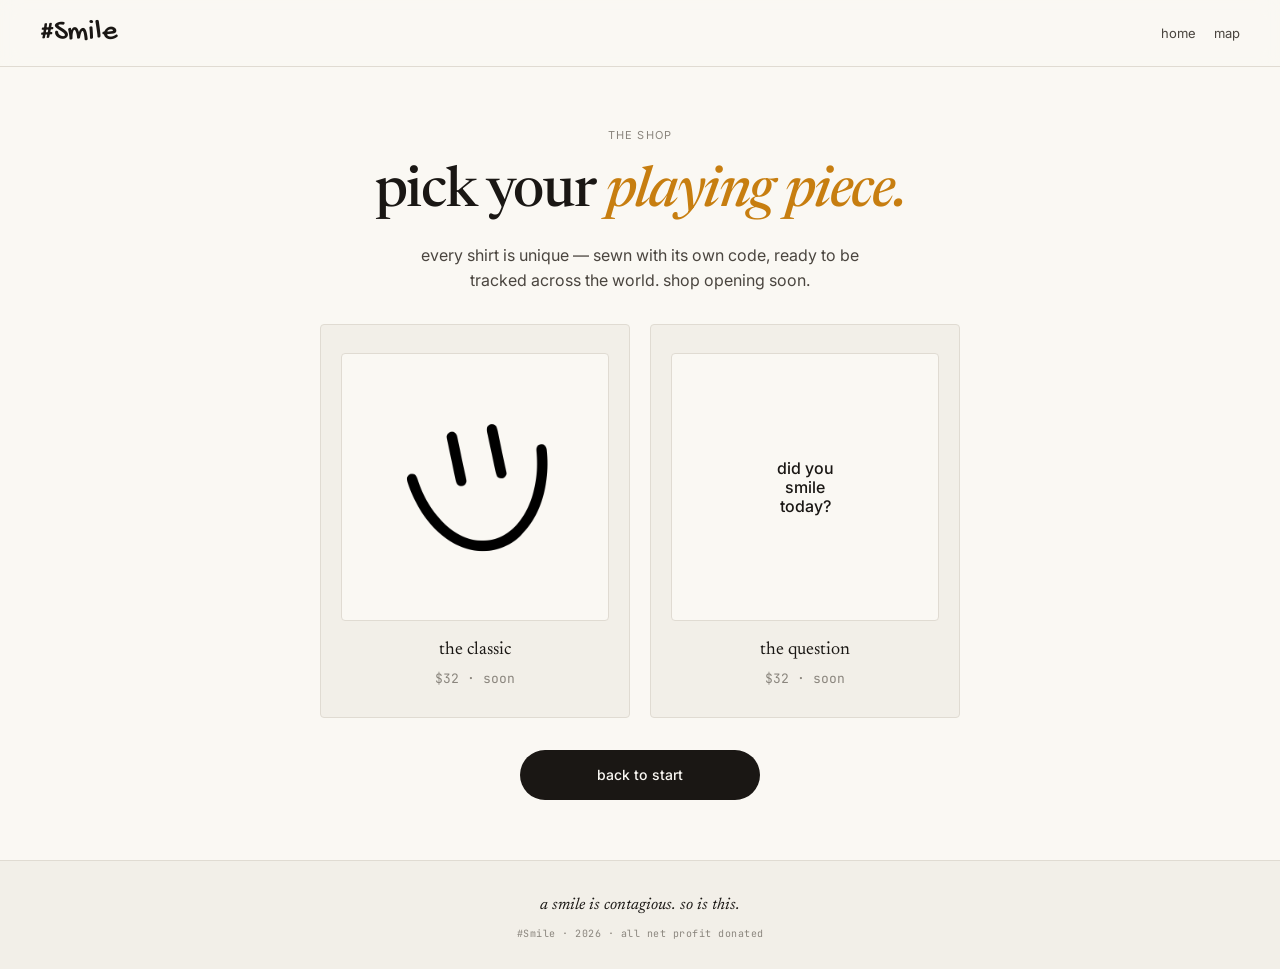
<file: shop.html>
<!DOCTYPE html>
<html lang="en">
<head>
<meta charset="UTF-8" />
<meta name="viewport" content="width=device-width, initial-scale=1.0" />
<title>shop — #Smile</title>
<link rel="preconnect" href="https://fonts.googleapis.com" />
<link rel="preconnect" href="https://fonts.gstatic.com" crossorigin />
<link href="https://fonts.googleapis.com/css2?family=Gochi+Hand&family=Newsreader:ital,opsz,wght@0,6..72,400;0,6..72,500;1,6..72,400&family=Inter:wght@400;500&family=JetBrains+Mono:wght@400;500&display=swap" rel="stylesheet" />
<link rel="stylesheet" href="styles.css" />
<style>
  .stub {
    min-height: 70vh;
    display: flex; flex-direction: column;
    align-items: center; justify-content: center;
    text-align: center;
    padding: 60px var(--gutter);
  }
  .stub__eyebrow {
    font-size: 11px; letter-spacing: 0.1em; text-transform: uppercase;
    color: var(--ink-quiet); margin-bottom: 20px;
  }
  .stub__title {
    font-family: var(--display);
    font-size: clamp(36px, 7vw, 56px);
    font-weight: 500; letter-spacing: -0.025em;
    line-height: 1.05; margin-bottom: 20px;
    max-width: 600px;
  }
  .stub__title em { color: var(--smile-deep); }
  .stub__body {
    font-size: 16px; color: var(--ink-soft);
    max-width: 460px; margin-bottom: 32px;
  }
  .shirts {
    display: grid; grid-template-columns: repeat(auto-fit, minmax(200px, 1fr));
    gap: 20px; max-width: 640px; width: 100%; margin-bottom: 32px;
  }
  .shirt {
    background: var(--paper-soft);
    border-radius: 4px;
    padding: 28px 20px;
    border: 0.5px solid var(--line);
  }
  .shirt__name { font-family: var(--display); font-size: 18px; margin-top: 16px; }
  .shirt__price { font-family: var(--mono); font-size: 13px; color: var(--ink-quiet); margin-top: 4px; }
  .shirt__mock {
    aspect-ratio: 1;
    background: var(--paper);
    border-radius: 4px;
    display: flex; align-items: center; justify-content: center;
    border: 0.5px solid var(--line);
  }
  .shirt__mock svg { color: var(--ink); width: 60%; height: 60%; }
  .shirt__mock--text { font-family: "Inter"; font-weight: 500; font-size: 16px; text-align: center; line-height: 1.2; color: var(--ink); }
</style>
</head>
<body>
<nav class="nav">
  <a href="/" class="nav__brand"><span class="brand-mark">#Smile</span></a>
  <div class="nav__meta">
    <a href="index.html" class="nav__link">home</a>
    <a href="map.html" class="nav__link">map</a>
  </div>
</nav>

<main class="stub">
  <p class="stub__eyebrow">the shop</p>
  <h1 class="stub__title">pick your <em>playing piece.</em></h1>
  <p class="stub__body">every shirt is unique — sewn with its own code, ready to be tracked across the world. shop opening soon.</p>

  <div class="shirts">
    <div class="shirt">
      <div class="shirt__mock">
        <img src="assets/smiley.png" alt="" aria-hidden="true" style="width: 60%; height: auto;" />
      </div>
      <p class="shirt__name">the classic</p>
      <p class="shirt__price mono">$32 · soon</p>
    </div>
    <div class="shirt">
      <div class="shirt__mock shirt__mock--text">
        did you<br/>smile<br/>today?
      </div>
      <p class="shirt__name">the question</p>
      <p class="shirt__price mono">$32 · soon</p>
    </div>
  </div>

  <a href="index.html" class="btn btn--primary">back to start</a>
</main>

<footer class="footer">
  <div class="footer__inner">
    <p class="footer__tag">a smile is contagious. so is this.</p>
    <p class="footer__meta mono">#Smile · 2026 · all net profit donated</p>
  </div>
</footer>
</body>
</html>
</file>
<file: styles.css>
/* ============================================================
   #Smile — landing page styles
   editorial minimalism, warm accent, mono for data
   ============================================================ */

@font-face {
  font-family: "Gochi Hand";
  src: url("vendor/fonts/GochiHand-Regular.ttf") format("truetype");
  font-weight: 400;
  font-style: normal;
  font-display: swap;
}

:root {
  --paper: #FAF8F3;
  --paper-soft: #F2EFE8;
  --ink: #1A1714;
  --ink-soft: #4A453F;
  --ink-quiet: #8A857D;
  --line: #E0DBD2;
  --smile: #EF9F27;
  --smile-deep: #C77E10;

  --display: "Newsreader", "Iowan Old Style", Georgia, serif;
  --hand: "Gochi Hand", "Comic Sans MS", cursive;
  --body: "Inter", -apple-system, BlinkMacSystemFont, sans-serif;
  --mono: "JetBrains Mono", ui-monospace, "SF Mono", Menlo, monospace;

  --max: 720px;
  --gutter: clamp(20px, 5vw, 40px);
}

* { box-sizing: border-box; margin: 0; padding: 0; }
html { -webkit-text-size-adjust: 100%; }

body {
  background: var(--paper);
  color: var(--ink);
  font-family: var(--body);
  font-size: 16px;
  line-height: 1.55;
  -webkit-font-smoothing: antialiased;
  -moz-osx-font-smoothing: grayscale;
  overflow-x: hidden;
}

a { color: inherit; text-decoration: none; }
em { font-style: italic; font-family: var(--display); font-weight: 500; }
strong { font-weight: 600; }
.mono { font-family: var(--mono); font-feature-settings: "ss01" on; }

/* ensure [hidden] always wins over display rules */
[hidden] { display: none !important; }

/* nav */
.nav {
  position: sticky; top: 0; z-index: 50;
  display: flex; justify-content: space-between; align-items: center;
  padding: 18px var(--gutter);
  background: rgba(250, 248, 243, 0.85);
  backdrop-filter: blur(10px);
  -webkit-backdrop-filter: blur(10px);
  border-bottom: 0.5px solid var(--line);
}

.nav__brand { display: flex; align-items: center; }
.brand-mark {
  font-family: var(--hand);
  font-size: 30px;
  font-weight: 400;
  letter-spacing: -0.01em;
  line-height: 1;
}
.brand-mark--logo {
  display: block;
  height: 32px;
  width: auto;
}
@media (max-width: 540px) {
  .brand-mark--logo { height: 28px; }
}
/* when the brand mark is the SVG logo (text + smiley together) */
.brand-mark--logo {
  display: block;
  height: 32px;
  width: auto;
  /* make the black ink match the brand ink color via filter */
  /* --ink is #1A1714 which is near-black, so no filter needed */
}
@media (max-width: 540px) {
  .brand-mark--logo { height: 28px; }
}

.nav__meta { display: flex; align-items: center; gap: 18px; font-size: 12px; }
.nav__via { color: var(--ink-quiet); font-size: 11px; }
@media (max-width: 540px) {
  .nav__via { display: none; }
}

.nav__link {
  color: var(--ink-soft);
  font-size: 13px;
  transition: color 160ms ease;
}
.nav__link:hover { color: var(--ink); }

/* hero */
.hero {
  padding: clamp(48px, 12vw, 120px) var(--gutter) clamp(64px, 14vw, 120px);
  max-width: var(--max);
  margin: 0 auto;
  position: relative;
}

.hero__inner { position: relative; }

.eyebrow {
  display: inline-flex;
  align-items: center;
  gap: 8px;
  font-size: 11px;
  letter-spacing: 0.08em;
  text-transform: uppercase;
  color: var(--ink-quiet);
  margin-bottom: 28px;
  animation: fade-up 700ms cubic-bezier(0.2, 0.7, 0.2, 1) both;
}

.dot {
  width: 6px; height: 6px; border-radius: 50%;
  background: var(--smile);
  display: inline-block;
  animation: pulse 1.8s ease-in-out infinite;
}

.hero__headline {
  font-family: var(--display);
  font-weight: 500;
  font-size: clamp(36px, 8vw, 64px);
  line-height: 1.02;
  letter-spacing: -0.025em;
  color: var(--ink);
  margin-bottom: 32px;
  animation: fade-up 800ms cubic-bezier(0.2, 0.7, 0.2, 1) 100ms both;
}

.hero__headline em {
  color: var(--smile-deep);
  font-style: italic;
}

.hero__body {
  font-size: clamp(15px, 2.2vw, 17px);
  color: var(--ink-soft);
  max-width: 480px;
  animation: fade-up 800ms cubic-bezier(0.2, 0.7, 0.2, 1) 200ms both;
}
.hero__body p + p { margin-top: 12px; }
.hero__body strong { color: var(--ink); }

.hero__smiley {
  position: absolute;
  top: -40px; right: -30px;
  width: clamp(140px, 26vw, 220px);
  height: auto;
  opacity: 0.12;
  z-index: -1;
  animation: smiley-in 1200ms cubic-bezier(0.2, 0.8, 0.2, 1) 300ms both;
  transform-origin: center;
  pointer-events: none;
}

@media (max-width: 640px) {
  .hero__smiley {
    top: auto; right: -20px; bottom: -60px;
    opacity: 0.08;
  }
}

/* band */
.band {
  background: var(--ink);
  color: var(--paper);
  padding: clamp(36px, 7vw, 56px) var(--gutter);
  border-top: 0.5px solid var(--line);
  border-bottom: 0.5px solid var(--line);
}
.band__inner { max-width: var(--max); margin: 0 auto; }
.band__label {
  font-size: 10px; letter-spacing: 0.12em; text-transform: uppercase;
  color: rgba(250, 248, 243, 0.5);
  margin-bottom: 28px;
  display: flex; align-items: center; gap: 10px;
}
.band__label::before {
  content: "";
  width: 6px; height: 6px; border-radius: 50%;
  background: var(--smile);
  animation: pulse 1.8s ease-in-out infinite;
}
.band__grid {
  display: grid;
  grid-template-columns: repeat(3, 1fr);
  gap: clamp(16px, 4vw, 40px);
}
@media (max-width: 540px) {
  .band__grid { grid-template-columns: 1fr; gap: 24px; }
}
.stat__num {
  font-size: clamp(28px, 6vw, 44px);
  font-weight: 500;
  letter-spacing: -0.02em;
  line-height: 1;
  margin-bottom: 6px;
  color: var(--paper);
}
.stat--accent .stat__num { color: var(--smile); }
.stat__label { font-size: 12px; color: rgba(250, 248, 243, 0.6); }

/* story card */
.story {
  padding: clamp(48px, 10vw, 88px) var(--gutter);
  max-width: var(--max);
  margin: 0 auto;
}
.story__card {
  padding: clamp(28px, 5vw, 44px);
  background: var(--paper-soft);
  border-radius: 4px;
  border-left: 3px solid var(--smile);
  position: relative;
}
.story__tag {
  font-size: 10px;
  letter-spacing: 0.1em;
  text-transform: uppercase;
  color: var(--ink-quiet);
  margin-bottom: 14px;
}
.story__line {
  font-family: var(--display);
  font-size: clamp(20px, 3.5vw, 26px);
  line-height: 1.3;
  color: var(--ink);
  margin-bottom: 14px;
}
.story__line em { color: var(--smile-deep); }
.story__quote {
  font-family: var(--display);
  font-style: italic;
  font-size: clamp(14px, 2vw, 16px);
  color: var(--ink-soft);
  padding-top: 14px;
  border-top: 0.5px solid var(--line);
}

/* how it works */
.how {
  padding: clamp(40px, 8vw, 80px) var(--gutter);
  max-width: var(--max);
  margin: 0 auto;
}
.section-eyebrow {
  font-size: 10px;
  letter-spacing: 0.12em;
  text-transform: uppercase;
  color: var(--ink-quiet);
  margin-bottom: 36px;
}
.how__list {
  list-style: none;
  display: flex; flex-direction: column;
  gap: 28px;
}
.how__step {
  display: flex;
  gap: 24px;
  align-items: flex-start;
  padding-bottom: 28px;
  border-bottom: 0.5px solid var(--line);
}
.how__step:last-child { border-bottom: none; padding-bottom: 0; }
.how__num {
  font-size: 14px;
  width: 32px; height: 32px;
  border-radius: 50%;
  background: var(--ink);
  color: var(--paper);
  display: flex; align-items: center; justify-content: center;
  flex-shrink: 0;
  font-weight: 500;
}
.how__step--last .how__num {
  background: var(--smile);
  color: var(--ink);
}
.how__body h3 {
  font-family: var(--display);
  font-size: clamp(19px, 3vw, 24px);
  font-weight: 500;
  line-height: 1.15;
  letter-spacing: -0.01em;
  color: var(--ink);
  margin-bottom: 6px;
}
.how__body p {
  font-size: 15px;
  color: var(--ink-soft);
  line-height: 1.5;
}

/* cta */
.cta {
  padding: clamp(60px, 12vw, 120px) var(--gutter);
  max-width: var(--max);
  margin: 0 auto;
  text-align: center;
}
.cta__headline {
  font-family: var(--display);
  font-size: clamp(40px, 8vw, 72px);
  font-weight: 500;
  font-style: italic;
  letter-spacing: -0.025em;
  line-height: 1;
  margin-bottom: 16px;
  color: var(--ink);
}
.cta__sub {
  font-size: 14px;
  color: var(--ink-quiet);
  margin-bottom: 36px;
}
.cta__buttons {
  display: flex;
  flex-direction: column;
  gap: 12px;
  align-items: center;
}
.btn {
  display: inline-block;
  padding: 14px 28px;
  border-radius: 999px;
  font-size: 14px;
  font-weight: 500;
  letter-spacing: 0.005em;
  transition: all 200ms cubic-bezier(0.2, 0.7, 0.2, 1);
  cursor: pointer;
  border: none;
  min-width: 240px;
  text-align: center;
}
.btn--primary {
  background: var(--ink);
  color: var(--paper);
}
.btn--primary:hover {
  background: var(--smile-deep);
  transform: translateY(-1px);
}
.btn--ghost {
  background: transparent;
  color: var(--ink-soft);
  border: 0.5px solid var(--line);
}
.btn--ghost:hover {
  color: var(--ink);
  border-color: var(--ink);
}

/* footer */
.footer {
  background: var(--paper-soft);
  padding: 32px var(--gutter) 28px;
  border-top: 0.5px solid var(--line);
}
.footer__inner {
  max-width: var(--max);
  margin: 0 auto;
  text-align: center;
}
.footer__tag {
  font-family: var(--display);
  font-style: italic;
  font-size: 16px;
  color: var(--ink);
  margin-bottom: 8px;
}
.footer__meta {
  font-size: 10px;
  letter-spacing: 0.05em;
  color: var(--ink-quiet);
}

/* animations */
@keyframes fade-up {
  from { opacity: 0; transform: translateY(12px); }
  to { opacity: 1; transform: translateY(0); }
}
@keyframes smiley-in {
  from { opacity: 0; transform: rotate(-12deg) scale(0.8); }
  to { opacity: 0.12; transform: rotate(-6deg) scale(1); }
}
@keyframes pulse {
  0%, 100% { opacity: 1; }
  50% { opacity: 0.3; }
}
@media (prefers-reduced-motion: reduce) {
  *, *::before, *::after {
    animation-duration: 0.01ms !important;
    transition-duration: 0.01ms !important;
  }
}
</file>
